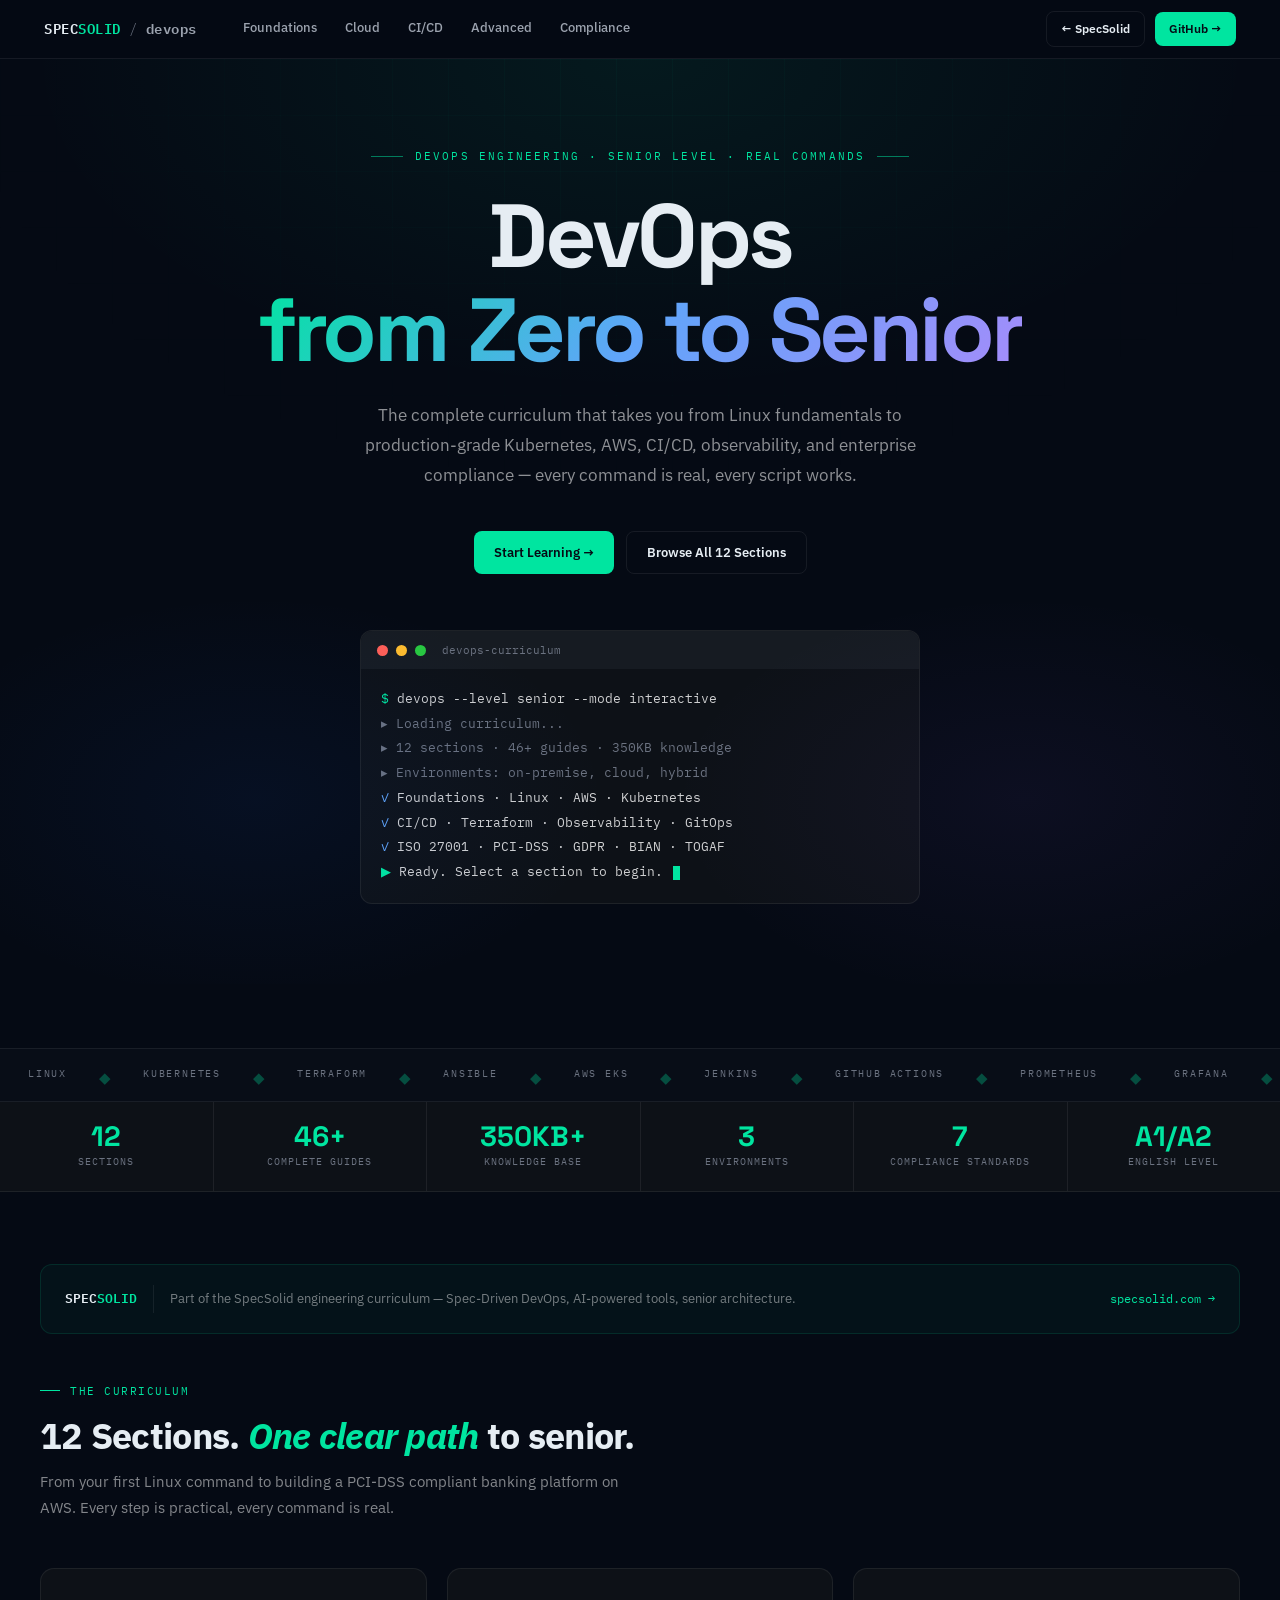
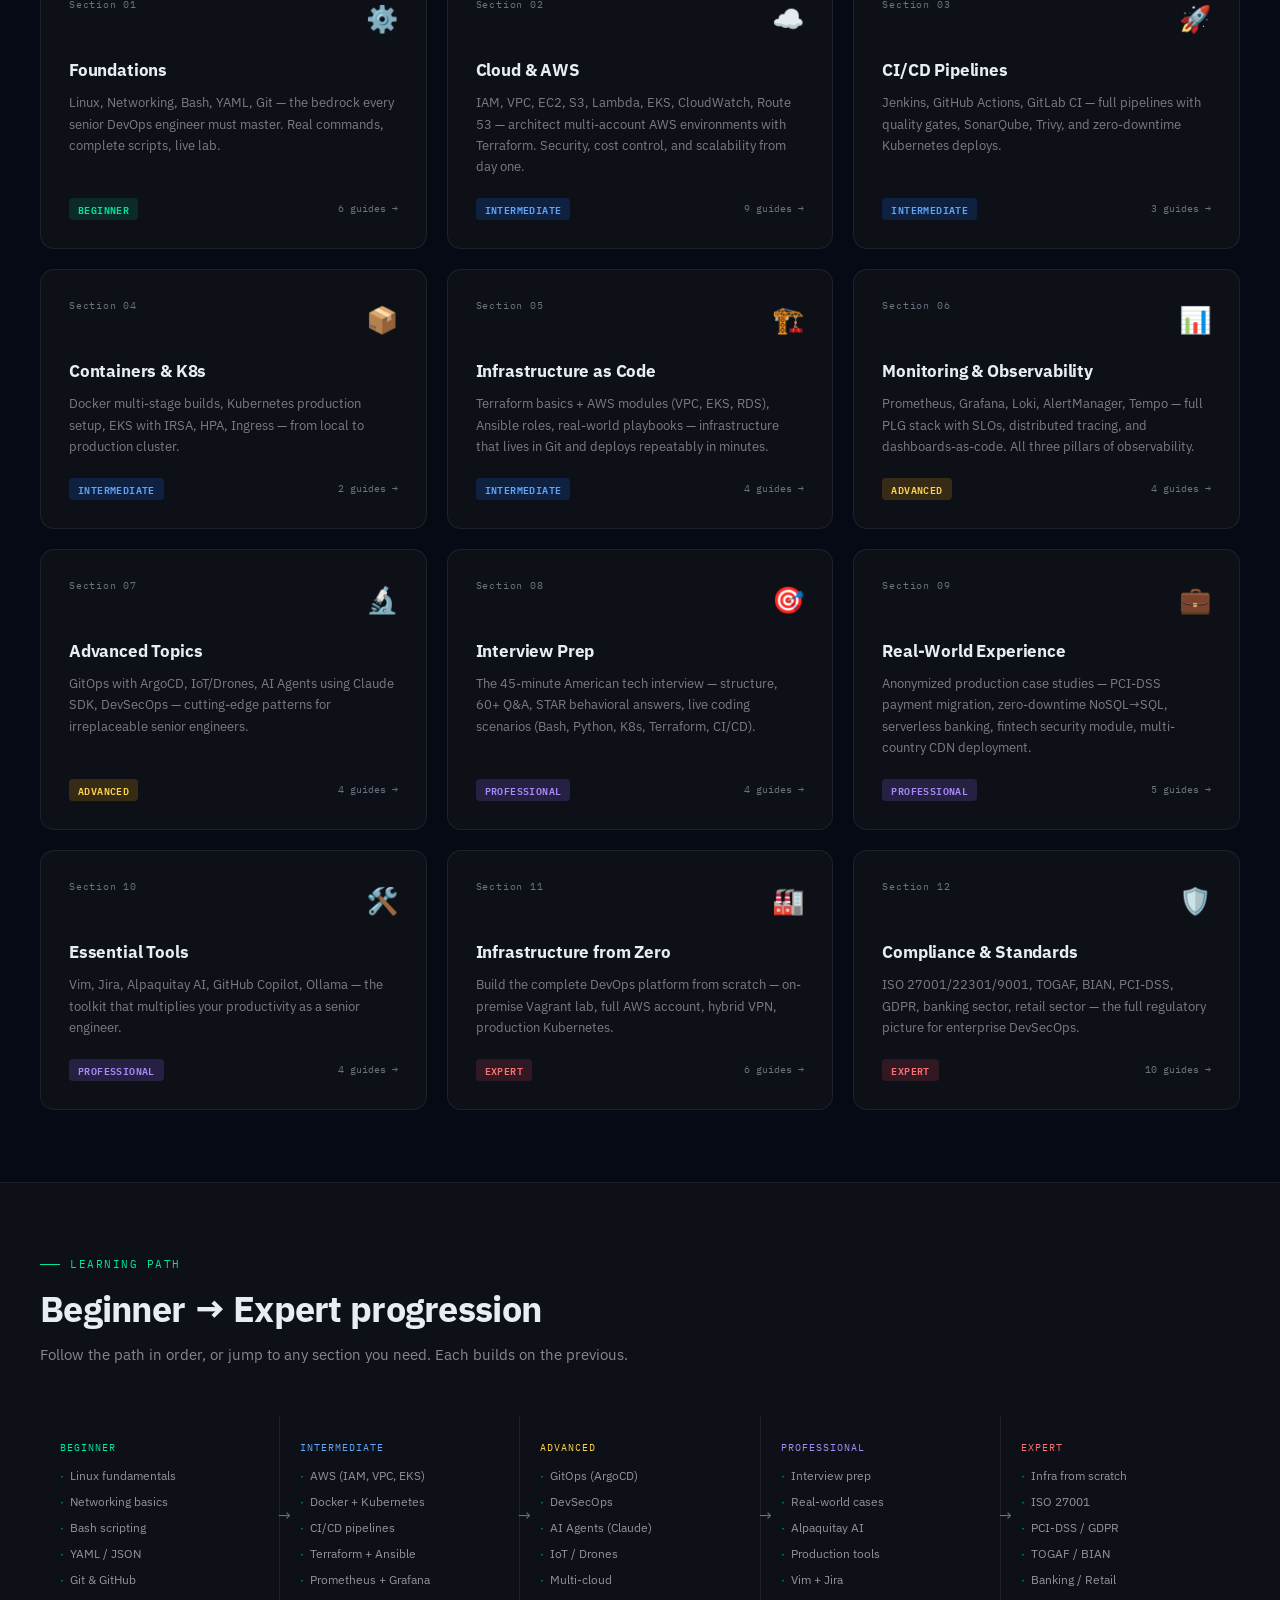
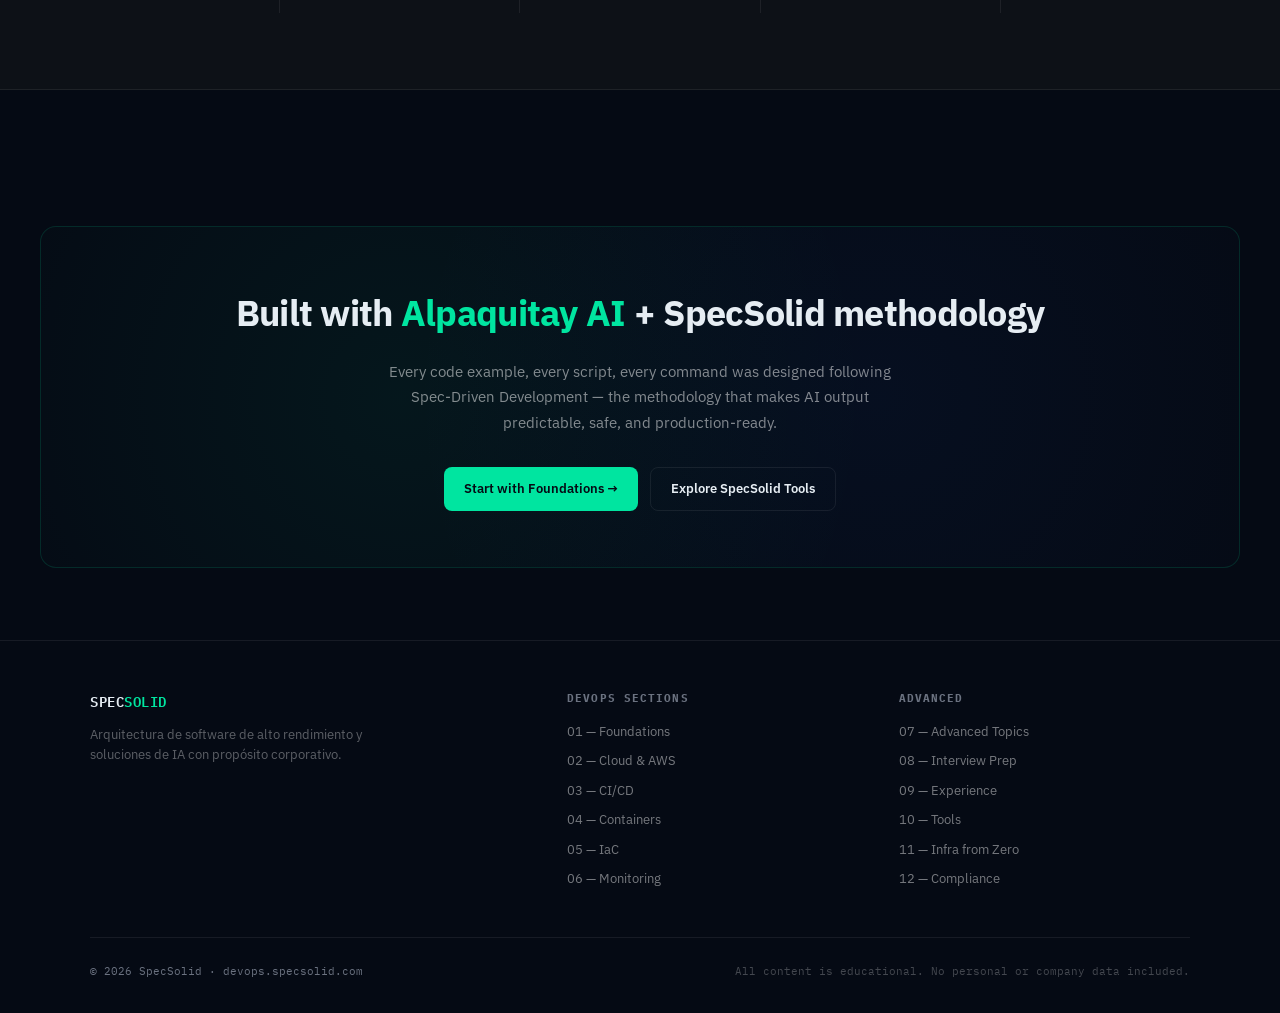
<file: index.html>
<!DOCTYPE html>
<html lang="en">
<head>
<meta charset="UTF-8">
<meta name="viewport" content="width=device-width, initial-scale=1.0">

<link rel="icon" href="/favicon.ico" sizes="any">
<link rel="shortcut icon" href="/favicon.ico">
<link rel="icon" type="image/svg+xml" href="/icons/favicon.svg">
<link rel="icon" type="image/png" sizes="16x16" href="/icons/favicon-16x16.png">
<link rel="icon" type="image/png" sizes="32x32" href="/icons/favicon-32x32.png">
<link rel="icon" type="image/png" sizes="48x48" href="/icons/favicon-48x48.png">
<link rel="icon" type="image/png" sizes="96x96" href="/icons/favicon-96x96.png">
<link rel="apple-touch-icon" sizes="180x180" href="/icons/apple-touch-icon.png">
<link rel="manifest" href="/icons/site.webmanifest">
<link rel="canonical" href="https://devops.specsolid.com/">
<title>DevOps Engineering — From Zero to Senior · SpecSolid</title>
<meta name="description" content="Complete DevOps curriculum: Linux, AWS, Kubernetes, Terraform, CI/CD, Observability, Compliance. 12 sections, 41+ guides, real commands. Built by SpecSolid.">
<meta name="author" content="SpecSolid">
<meta name="theme-color" content="#050a14">

<link rel="preconnect" href="https://fonts.googleapis.com">
<link href="https://fonts.googleapis.com/css2?family=IBM+Plex+Mono:wght@300;400;600&family=IBM+Plex+Sans:wght@300;400;600;700;800&family=Space+Grotesk:wght@700&display=swap" rel="stylesheet">
<style>
:root{
  --ink:#050a14;--paper:#f4f1eb;
  --signal:#00e5a0;--signal-dim:#00a872;
  --accent:#ff4b6e;--blue:#1a5fe4;--warn:#f59e0b;
  --muted:#6b7280;--muted-lt:#9ca3af;--text:#e6edf3;
  --s1:#0d1117;--s2:#161b22;--s3:#21262d;--s4:#30363d;
  --border:rgba(255,255,255,.07);
  --radius:8px;
  --mono:'IBM Plex Mono',monospace;
  --sans:'IBM Plex Sans',sans-serif;
}
*,*::before,*::after{box-sizing:border-box;margin:0;padding:0}
html{scroll-behavior:smooth}
body{font-family:var(--sans);background:var(--ink);color:var(--text);min-height:100vh;font-size:15px;line-height:1.65;-webkit-font-smoothing:antialiased}
a{color:var(--signal);text-decoration:none}
a:hover{text-decoration:underline}
::-webkit-scrollbar{width:5px}
::-webkit-scrollbar-track{background:var(--s1)}
::-webkit-scrollbar-thumb{background:var(--s4);border-radius:3px}

/* NAV */
header{position:sticky;top:0;z-index:100;background:rgba(5,10,20,.92);backdrop-filter:blur(12px);border-bottom:1px solid var(--border)}
.nav-inner{max-width:1240px;margin:0 auto;padding:0 24px;height:58px;display:flex;align-items:center;gap:0}
.brand{font-family:var(--mono);font-size:14px;font-weight:600;color:var(--text);letter-spacing:.04em;margin-right:32px;white-space:nowrap;text-decoration:none}
.brand span{color:var(--signal)}
.brand .sep{color:var(--muted);margin:0 8px;font-weight:300}
.brand .sub{color:var(--muted-lt)}
.nav-links{display:flex;gap:0;flex:1}
.nav-link{color:var(--muted-lt);font-size:13px;padding:0 14px;height:58px;white-space:nowrap;transition:color .15s;border-bottom:2px solid transparent;font-weight:500;text-decoration:none;display:flex;align-items:center}
.nav-link:hover{color:#fff;text-decoration:none}
.nav-link.active{color:var(--signal);border-bottom-color:var(--signal)}
.nav-cta{margin-left:auto;display:flex;align-items:center;gap:10px}
.btn{display:inline-flex;align-items:center;gap:6px;padding:10px 20px;border-radius:var(--radius);font-size:13px;font-weight:600;cursor:pointer;border:none;transition:transform .12s,box-shadow .12s;font-family:var(--sans);text-decoration:none;white-space:nowrap}
.btn:hover{transform:translateY(-1px);box-shadow:0 4px 16px rgba(0,0,0,.3);text-decoration:none}
.btn-p{background:var(--signal);color:var(--ink)}
.btn-o{background:transparent;color:var(--text);border:1.5px solid var(--border)}
.btn-o:hover{border-color:var(--signal);color:var(--signal)}
.btn-sm{padding:7px 14px;font-size:12px}
.hamburger{display:none;background:none;border:none;color:var(--text);font-size:18px;cursor:pointer;padding:6px}
.mobile-menu{display:none;position:fixed;top:58px;left:0;right:0;background:var(--s1);border-bottom:1px solid var(--border);padding:16px 24px;flex-direction:column;gap:4px;z-index:99}
.mobile-menu.open{display:flex}
.mobile-link{color:var(--muted-lt);font-size:14px;padding:10px 0;border-bottom:1px solid var(--border);text-decoration:none;transition:color .15s}
.mobile-link:hover{color:var(--signal);text-decoration:none}

/* HERO */
.hero-wrap{position:relative;overflow:hidden;padding:88px 24px 80px;text-align:center}
.hero-wrap::before{content:'';position:absolute;inset:0;background:
  radial-gradient(ellipse 80% 60% at 50% 0%,rgba(0,229,160,.07) 0%,transparent 60%),
  radial-gradient(ellipse 50% 40% at 20% 80%,rgba(26,95,228,.07) 0%,transparent 55%),
  radial-gradient(ellipse 50% 40% at 80% 80%,rgba(139,92,246,.06) 0%,transparent 55%);
  pointer-events:none}
.hero-grid-bg{position:absolute;inset:0;background-image:linear-gradient(rgba(0,229,160,.03) 1px,transparent 1px),linear-gradient(90deg,rgba(0,229,160,.03) 1px,transparent 1px);background-size:56px 56px;pointer-events:none;mask-image:radial-gradient(ellipse 80% 70% at 50% 0%,black 0%,transparent 70%)}
.eyebrow{font-family:var(--mono);font-size:11px;color:var(--signal);letter-spacing:.2em;text-transform:uppercase;margin-bottom:24px;display:flex;align-items:center;justify-content:center;gap:12px}
.eyebrow::before,.eyebrow::after{content:'';display:inline-block;width:32px;height:1px;background:var(--signal);opacity:.5}
.hero-title{font-family:'Space Grotesk',var(--sans);font-size:clamp(2.8rem,7vw,6rem);font-weight:700;letter-spacing:-.04em;line-height:1.05;margin-bottom:24px;position:relative}
.hero-title .grad{background:linear-gradient(130deg,var(--signal) 0%,#60a5fa 50%,#a78bfa 100%);-webkit-background-clip:text;-webkit-text-fill-color:transparent;background-clip:text}
.hero-sub{font-size:17px;color:rgba(255,255,255,.55);max-width:580px;margin:0 auto 40px;line-height:1.75}
.hero-ctas{display:flex;gap:12px;justify-content:center;flex-wrap:wrap;margin-bottom:56px}

/* TERMINAL BLOCK */
.terminal{background:var(--s1);border:1px solid var(--border);border-radius:12px;max-width:560px;margin:0 auto;text-align:left;overflow:hidden}
.terminal-bar{background:var(--s2);padding:10px 16px;display:flex;align-items:center;gap:8px}
.t-dot{width:11px;height:11px;border-radius:50%}
.t-dot.r{background:#ff5f57}
.t-dot.y{background:#febc2e}
.t-dot.g{background:#28c840}
.terminal-body{padding:18px 20px;font-family:var(--mono);font-size:13px;line-height:1.9}
.tc-g{color:var(--signal)}
.tc-b{color:#60a5fa}
.tc-y{color:#fcd34d}
.tc-m{color:var(--muted)}
.tc-w{color:rgba(255,255,255,.8)}
.t-cursor{display:inline-block;width:7px;height:14px;background:var(--signal);vertical-align:middle;margin-left:2px;animation:blink .9s step-end infinite}
@keyframes blink{0%,100%{opacity:1}50%{opacity:0}}

/* MARQUEE */
.marquee-strip{overflow:hidden;border-top:1px solid var(--border);border-bottom:1px solid var(--border);padding:11px 0;background:rgba(255,255,255,.01);margin-top:64px}
.marquee-track{display:inline-flex;white-space:nowrap;animation:mrun 32s linear infinite}
.marquee-track:hover{animation-play-state:paused}
@keyframes mrun{from{transform:translateX(0)}to{transform:translateX(-50%)}}
.marquee-item{font-family:var(--mono);font-size:10px;text-transform:uppercase;letter-spacing:.18em;color:var(--muted);padding:0 28px}
.marquee-dot{color:rgba(0,229,160,.3);padding:0 4px}

/* STATS BAR */
.stats-bar{display:flex;gap:0;border-bottom:1px solid var(--border);background:var(--s1)}
.stat-item{flex:1;padding:20px 24px;border-right:1px solid var(--border);text-align:center}
.stat-item:last-child{border-right:none}
.stat-num{font-family:'Space Grotesk',var(--mono);font-size:28px;font-weight:700;color:var(--signal);line-height:1}
.stat-lbl{font-family:var(--mono);font-size:10px;color:var(--muted);text-transform:uppercase;letter-spacing:.1em;margin-top:4px}

/* SECTIONS */
section{padding:72px 24px}
.inner{max-width:1200px;margin:0 auto}
.section-label{font-family:var(--mono);font-size:11px;color:var(--signal);letter-spacing:.14em;text-transform:uppercase;margin-bottom:14px;display:flex;align-items:center;gap:10px}
.section-label::before{content:'';display:inline-block;width:20px;height:1px;background:var(--signal)}
.section-h2{font-size:clamp(22px,3.5vw,36px);font-weight:800;letter-spacing:-.02em;line-height:1.2;margin-bottom:12px}
.section-sub{font-size:15px;color:rgba(255,255,255,.5);max-width:600px;line-height:1.7;margin-bottom:48px}

/* CARDS GRID */
.cards-grid{display:grid;grid-template-columns:repeat(auto-fill,minmax(320px,1fr));gap:20px}
.card{background:var(--s1);border:1px solid var(--border);border-radius:14px;padding:28px;transition:transform .2s,border-color .2s,box-shadow .2s;position:relative;overflow:hidden;display:flex;flex-direction:column;text-decoration:none;color:var(--text)}
.card::before{content:'';position:absolute;top:0;left:0;right:0;height:2px;opacity:0;transition:opacity .2s;background:var(--signal)}
.card:hover{transform:translateY(-4px);border-color:rgba(0,229,160,.25);box-shadow:0 12px 40px rgba(0,0,0,.4);text-decoration:none;color:var(--text)}
.card:hover::before{opacity:1}
.card-head{display:flex;align-items:flex-start;justify-content:space-between;margin-bottom:16px}
.card-num{font-family:var(--mono);font-size:10px;color:var(--muted);letter-spacing:.08em}
.card-icon{font-size:26px}
.card h3{font-size:17px;font-weight:700;margin-bottom:8px;letter-spacing:-.01em}
.card p{font-size:13px;color:rgba(255,255,255,.45);line-height:1.65;margin-bottom:20px;flex:1}
.card-footer{display:flex;align-items:center;justify-content:space-between;margin-top:auto}
.card-files{font-family:var(--mono);font-size:10px;color:var(--muted)}
.tag{display:inline-block;font-family:var(--mono);font-size:10px;padding:3px 9px;border-radius:4px;font-weight:600;text-transform:uppercase;letter-spacing:.04em}
.tag-g{background:rgba(0,229,160,.12);color:var(--signal)}
.tag-b{background:rgba(26,95,228,.2);color:#60a5fa}
.tag-w{background:rgba(245,158,11,.18);color:#fcd34d}
.tag-r{background:rgba(255,75,110,.15);color:#ff7070}
.tag-v{background:rgba(139,92,246,.2);color:#a78bfa}

/* LEARNING PATH */
.path-section{background:var(--s1);border-top:1px solid var(--border);border-bottom:1px solid var(--border)}
.path-track{display:flex;align-items:stretch;gap:0;margin-top:48px;overflow-x:auto;padding-bottom:4px}
.path-step{flex:1;min-width:160px;padding:24px 20px;position:relative;border-right:1px solid var(--border)}
.path-step:last-child{border-right:none}
.path-step::after{content:'→';position:absolute;right:-12px;top:50%;transform:translateY(-50%);color:var(--muted);font-size:16px;z-index:1}
.path-step:last-child::after{display:none}
.path-level{font-family:var(--mono);font-size:10px;text-transform:uppercase;letter-spacing:.1em;margin-bottom:10px}
.path-step:nth-child(1) .path-level{color:var(--signal)}
.path-step:nth-child(2) .path-level{color:#60a5fa}
.path-step:nth-child(3) .path-level{color:#fcd34d}
.path-step:nth-child(4) .path-level{color:#a78bfa}
.path-step:nth-child(5) .path-level{color:#ff7070}
.path-topics{display:flex;flex-direction:column;gap:6px}
.path-topic{font-size:12px;color:rgba(255,255,255,.55);display:flex;align-items:center;gap:6px}
.path-topic::before{content:'·';color:var(--signal-dim);flex-shrink:0}

/* CALLOUT */
.callout{background:var(--ink);border:1px solid rgba(0,229,160,.15);border-radius:16px;padding:56px 48px;text-align:center;position:relative;overflow:hidden;margin-top:64px}
.callout::before{content:'';position:absolute;inset:0;background:radial-gradient(circle at 30% 50%,rgba(0,229,160,.06),transparent 55%),radial-gradient(circle at 70% 50%,rgba(26,95,228,.06),transparent 55%);pointer-events:none}
.callout h2{font-size:clamp(22px,3vw,36px);font-weight:800;letter-spacing:-.02em;margin-bottom:16px;position:relative}
.callout p{font-size:15px;color:rgba(255,255,255,.5);max-width:520px;margin:0 auto 32px;line-height:1.7;position:relative}
.callout .ctas{display:flex;gap:12px;justify-content:center;flex-wrap:wrap;position:relative}

/* SPECSOLID BRIDGE */
.bridge{display:flex;align-items:center;gap:16px;background:rgba(0,229,160,.04);border:1px solid rgba(0,229,160,.12);border-radius:12px;padding:20px 24px;margin-bottom:48px;text-decoration:none;transition:border-color .2s,background .2s}
.bridge:hover{border-color:rgba(0,229,160,.3);background:rgba(0,229,160,.07);text-decoration:none}
.bridge-logo{font-family:var(--mono);font-size:13px;font-weight:600;color:var(--text);white-space:nowrap}
.bridge-logo span{color:var(--signal)}
.bridge-sep{width:1px;height:28px;background:var(--border)}
.bridge-text{font-size:13px;color:rgba(255,255,255,.45)}
.bridge-arrow{margin-left:auto;color:var(--signal);font-family:var(--mono);font-size:12px;white-space:nowrap}

/* FOOTER */
footer{background:var(--ink);border-top:1px solid var(--border);padding:48px 24px 32px}
.footer-inner{max-width:1100px;margin:0 auto}
.footer-top{display:grid;grid-template-columns:1.5fr 1fr 1fr;gap:40px;margin-bottom:40px}
.footer-top h4{font-family:var(--mono);font-size:11px;text-transform:uppercase;letter-spacing:.1em;color:var(--muted);margin-bottom:14px}
.footer-link{display:block;font-size:13px;color:rgba(255,255,255,.45);margin-bottom:8px;transition:color .15s;text-decoration:none}
.footer-link:hover{color:var(--signal);text-decoration:none}
.footer-bottom{border-top:1px solid var(--border);padding-top:24px;display:flex;align-items:center;justify-content:space-between;flex-wrap:wrap;gap:12px}
.footer-copy{font-family:var(--mono);font-size:11px;color:var(--muted)}

/* RESPONSIVE */
@media(max-width:960px){
  .stats-bar{flex-wrap:wrap}
  .stat-item{min-width:50%;border-bottom:1px solid var(--border)}
  .footer-top{grid-template-columns:1fr 1fr}
  .path-track{flex-wrap:nowrap}
}
@media(max-width:720px){
  .nav-links{display:none}
  .hamburger{display:block}
  .footer-top{grid-template-columns:1fr}
  .footer-bottom{flex-direction:column;align-items:flex-start}
  .callout{padding:36px 24px}
  .stats-bar{flex-direction:column}
  .stat-item{border-right:none}
  .bridge{flex-wrap:wrap}
}
</style>
<link rel="stylesheet" href="https://www.specsolid.com/shared/specsolid-search.css">
</head>
<body>

<header>
  <div class="nav-inner">
    <a href="https://www.specsolid.com/" class="brand">SPEC<span>SOLID</span><span class="sep">/</span><span class="sub">devops</span></a>
    <nav class="nav-links">
      <a href="#foundations" class="nav-link">Foundations</a>
      <a href="#cloud" class="nav-link">Cloud</a>
      <a href="#cicd" class="nav-link">CI/CD</a>
      <a href="#advanced" class="nav-link">Advanced</a>
      <a href="#compliance" class="nav-link">Compliance</a>
    </nav>
    <div class="nav-cta">
      <a href="https://www.specsolid.com/" class="btn btn-o btn-sm">← SpecSolid</a>
      <a href="https://github.com/sergioide007" target="_blank" class="btn btn-p btn-sm">GitHub →</a>
    </div>
    <button class="hamburger" onclick="document.getElementById('mm').classList.toggle('open')" aria-label="Menu">☰</button>
  </div>
  <div class="mobile-menu" id="mm">
    <a href="#foundations" class="mobile-link" onclick="document.getElementById('mm').classList.remove('open')">Foundations</a>
    <a href="#cloud" class="mobile-link" onclick="document.getElementById('mm').classList.remove('open')">Cloud</a>
    <a href="#cicd" class="mobile-link" onclick="document.getElementById('mm').classList.remove('open')">CI/CD</a>
    <a href="#advanced" class="mobile-link" onclick="document.getElementById('mm').classList.remove('open')">Advanced</a>
    <a href="#compliance" class="mobile-link" onclick="document.getElementById('mm').classList.remove('open')">Compliance</a>
    <a href="https://www.specsolid.com/" class="mobile-link">← SpecSolid</a>
  </div>
</header>

<!-- HERO -->
<div class="hero-wrap">
  <div class="hero-grid-bg"></div>

  <div class="eyebrow">DevOps Engineering · Senior Level · Real Commands</div>

  <h1 class="hero-title">
    DevOps<br>
    <span class="grad" id="roulette">from Zero to Senior</span>
  </h1>
  <p class="hero-sub">
    The complete curriculum that takes you from Linux fundamentals to
    production-grade Kubernetes, AWS, CI/CD, observability, and
    enterprise compliance — every command is real, every script works.
  </p>
  <div class="hero-ctas">
    <a href="foundations/" class="btn btn-p">Start Learning →</a>
    <a href="#sections" class="btn btn-o">Browse All 12 Sections</a>
  </div>

  <!-- Terminal -->
  <div class="terminal">
    <div class="terminal-bar">
      <div class="t-dot r"></div>
      <div class="t-dot y"></div>
      <div class="t-dot g"></div>
      <span style="font-family:var(--mono);font-size:11px;color:var(--muted);margin-left:8px">devops-curriculum</span>
    </div>
    <div class="terminal-body" id="termBody">
      <span class="tc-g">$</span> <span class="tc-w">devops --level senior --mode interactive</span><br>
      <span class="tc-m">▸ Loading curriculum...</span><br>
      <span class="tc-m">▸ 12 sections · 46+ guides · 350KB knowledge</span><br>
      <span class="tc-m">▸ Environments: on-premise, cloud, hybrid</span><br>
      <span class="tc-b">✓</span> <span class="tc-w">Foundations · Linux · AWS · Kubernetes</span><br>
      <span class="tc-b">✓</span> <span class="tc-w">CI/CD · Terraform · Observability · GitOps</span><br>
      <span class="tc-b">✓</span> <span class="tc-w">ISO 27001 · PCI-DSS · GDPR · BIAN · TOGAF</span><br>
      <span class="tc-g">▶</span> <span class="tc-w">Ready. Select a section to begin.</span> <span class="t-cursor"></span>
    </div>
  </div>
</div>

<!-- MARQUEE -->
<div class="marquee-strip">
  <div class="marquee-track">
    <span class="marquee-item">Linux</span><span class="marquee-dot">◆</span>
    <span class="marquee-item">Kubernetes</span><span class="marquee-dot">◆</span>
    <span class="marquee-item">Terraform</span><span class="marquee-dot">◆</span>
    <span class="marquee-item">Ansible</span><span class="marquee-dot">◆</span>
    <span class="marquee-item">AWS EKS</span><span class="marquee-dot">◆</span>
    <span class="marquee-item">Jenkins</span><span class="marquee-dot">◆</span>
    <span class="marquee-item">GitHub Actions</span><span class="marquee-dot">◆</span>
    <span class="marquee-item">Prometheus</span><span class="marquee-dot">◆</span>
    <span class="marquee-item">Grafana</span><span class="marquee-dot">◆</span>
    <span class="marquee-item">ISO 27001</span><span class="marquee-dot">◆</span>
    <span class="marquee-item">PCI-DSS</span><span class="marquee-dot">◆</span>
    <span class="marquee-item">GDPR</span><span class="marquee-dot">◆</span>
    <span class="marquee-item">BIAN</span><span class="marquee-dot">◆</span>
    <span class="marquee-item">TOGAF</span><span class="marquee-dot">◆</span>
    <span class="marquee-item">ArgoCD</span><span class="marquee-dot">◆</span>
    <span class="marquee-item">DevSecOps</span><span class="marquee-dot">◆</span>
    <span class="marquee-item">Linux</span><span class="marquee-dot">◆</span>
    <span class="marquee-item">Kubernetes</span><span class="marquee-dot">◆</span>
    <span class="marquee-item">Terraform</span><span class="marquee-dot">◆</span>
    <span class="marquee-item">Ansible</span><span class="marquee-dot">◆</span>
    <span class="marquee-item">AWS EKS</span><span class="marquee-dot">◆</span>
    <span class="marquee-item">Jenkins</span><span class="marquee-dot">◆</span>
    <span class="marquee-item">GitHub Actions</span><span class="marquee-dot">◆</span>
    <span class="marquee-item">Prometheus</span><span class="marquee-dot">◆</span>
    <span class="marquee-item">Grafana</span><span class="marquee-dot">◆</span>
    <span class="marquee-item">ISO 27001</span><span class="marquee-dot">◆</span>
    <span class="marquee-item">PCI-DSS</span><span class="marquee-dot">◆</span>
    <span class="marquee-item">GDPR</span><span class="marquee-dot">◆</span>
    <span class="marquee-item">BIAN</span><span class="marquee-dot">◆</span>
    <span class="marquee-item">ArgoCD</span><span class="marquee-dot">◆</span>
    <span class="marquee-item">DevSecOps</span><span class="marquee-dot">◆</span>
    <span class="marquee-item">TOGAF</span><span class="marquee-dot">◆</span>
  </div>
</div>

<!-- STATS -->
<div class="stats-bar">
  <div class="stat-item">
    <div class="stat-num">12</div>
    <div class="stat-lbl">Sections</div>
  </div>
  <div class="stat-item">
    <div class="stat-num">46+</div>
    <div class="stat-lbl">Complete Guides</div>
  </div>
  <div class="stat-item">
    <div class="stat-num">350KB+</div>
    <div class="stat-lbl">Knowledge Base</div>
  </div>
  <div class="stat-item">
    <div class="stat-num">3</div>
    <div class="stat-lbl">Environments</div>
  </div>
  <div class="stat-item">
    <div class="stat-num">7</div>
    <div class="stat-lbl">Compliance Standards</div>
  </div>
  <div class="stat-item">
    <div class="stat-num">A1/A2</div>
    <div class="stat-lbl">English Level</div>
  </div>
</div>

<!-- SECTIONS -->
<section id="sections">
  <div class="inner">

    <a href="https://www.specsolid.com/" class="bridge">
      <div class="bridge-logo">SPEC<span>SOLID</span></div>
      <div class="bridge-sep"></div>
      <div class="bridge-text">Part of the SpecSolid engineering curriculum — Spec-Driven DevOps, AI-powered tools, senior architecture.</div>
      <div class="bridge-arrow">specsolid.com →</div>
    </a>

    <div class="section-label">The Curriculum</div>
    <h2 class="section-h2">12 Sections. <em style="color:var(--signal)">One clear path</em> to senior.</h2>
    <p class="section-sub">From your first Linux command to building a PCI-DSS compliant banking platform on AWS. Every step is practical, every command is real.</p>

    <div class="cards-grid" id="cardsGrid"></div>
  </div>
</section>

<!-- LEARNING PATH -->
<section class="path-section" id="learning-path">
  <div class="inner">
    <div class="section-label">Learning Path</div>
    <h2 class="section-h2">Beginner → Expert progression</h2>
    <p class="section-sub">Follow the path in order, or jump to any section you need. Each builds on the previous.</p>

    <div class="path-track">
      <div class="path-step">
        <div class="path-level">Beginner</div>
        <div class="path-topics">
          <div class="path-topic">Linux fundamentals</div>
          <div class="path-topic">Networking basics</div>
          <div class="path-topic">Bash scripting</div>
          <div class="path-topic">YAML / JSON</div>
          <div class="path-topic">Git & GitHub</div>
        </div>
      </div>
      <div class="path-step">
        <div class="path-level">Intermediate</div>
        <div class="path-topics">
          <div class="path-topic">AWS (IAM, VPC, EKS)</div>
          <div class="path-topic">Docker + Kubernetes</div>
          <div class="path-topic">CI/CD pipelines</div>
          <div class="path-topic">Terraform + Ansible</div>
          <div class="path-topic">Prometheus + Grafana</div>
        </div>
      </div>
      <div class="path-step">
        <div class="path-level">Advanced</div>
        <div class="path-topics">
          <div class="path-topic">GitOps (ArgoCD)</div>
          <div class="path-topic">DevSecOps</div>
          <div class="path-topic">AI Agents (Claude)</div>
          <div class="path-topic">IoT / Drones</div>
          <div class="path-topic">Multi-cloud</div>
        </div>
      </div>
      <div class="path-step">
        <div class="path-level">Professional</div>
        <div class="path-topics">
          <div class="path-topic">Interview prep</div>
          <div class="path-topic">Real-world cases</div>
          <div class="path-topic">Alpaquitay AI</div>
          <div class="path-topic">Production tools</div>
          <div class="path-topic">Vim + Jira</div>
        </div>
      </div>
      <div class="path-step">
        <div class="path-level">Expert</div>
        <div class="path-topics">
          <div class="path-topic">Infra from scratch</div>
          <div class="path-topic">ISO 27001</div>
          <div class="path-topic">PCI-DSS / GDPR</div>
          <div class="path-topic">TOGAF / BIAN</div>
          <div class="path-topic">Banking / Retail</div>
        </div>
      </div>
    </div>
  </div>
</section>

<!-- CALLOUT -->
<section id="cta">
  <div class="inner">
    <div class="callout">
      <h2>Built with <span style="color:var(--signal)">Alpaquitay AI</span> + SpecSolid methodology</h2>
      <p>Every code example, every script, every command was designed following Spec-Driven Development — the methodology that makes AI output predictable, safe, and production-ready.</p>
      <div class="ctas">
        <a href="foundations/" class="btn btn-p">Start with Foundations →</a>
        <a href="https://www.specsolid.com/tools/" class="btn btn-o">Explore SpecSolid Tools</a>
      </div>
    </div>
  </div>
</section>

<footer>
  <div class="footer-inner">
    <div class="footer-top">
      <div>
        <a href="https://www.specsolid.com/" class="brand" style="display:inline-block;margin-bottom:12px">SPEC<span>SOLID</span></a>
        <p style="font-size:12.5px;color:rgba(255,255,255,.35);line-height:1.65;max-width:280px">
          Arquitectura de software de alto rendimiento y soluciones de IA con propósito corporativo.
        </p>
      </div>
      <div>
        <h4>DevOps Sections</h4>
        <a href="foundations/" class="footer-link">01 — Foundations</a>
        <a href="cloud/" class="footer-link">02 — Cloud & AWS</a>
        <a href="cicd/" class="footer-link">03 — CI/CD</a>
        <a href="containers/" class="footer-link">04 — Containers</a>
        <a href="iac/" class="footer-link">05 — IaC</a>
        <a href="monitoring/" class="footer-link">06 — Monitoring</a>
      </div>
      <div>
        <h4>Advanced</h4>
        <a href="advanced/" class="footer-link">07 — Advanced Topics</a>
        <a href="interview/" class="footer-link">08 — Interview Prep</a>
        <a href="experience/" class="footer-link">09 — Experience</a>
        <a href="tools/" class="footer-link">10 — Tools</a>
        <a href="infra-zero/" class="footer-link">11 — Infra from Zero</a>
        <a href="compliance/" class="footer-link">12 — Compliance</a>
      </div>
    </div>
    <div class="footer-bottom">
      <div class="footer-copy">© 2026 SpecSolid · devops.specsolid.com</div>
      <div class="footer-copy" style="color:rgba(255,255,255,.25)">All content is educational. No personal or company data included.</div>
    </div>
  </div>
</footer>

<script>
const SECTIONS = [
  { num:'01', slug:'foundations', title:'Foundations', desc:'Linux, Networking, Bash, YAML, Git — the bedrock every senior DevOps engineer must master. Real commands, complete scripts, live lab.', diff:'Beginner', tag:'tag-g', icon:'⚙️', files:6, topics:['Linux','Networking','Bash','YAML','Git'] },
  { num:'02', slug:'cloud', title:'Cloud & AWS', desc:'IAM, VPC, EC2, S3, Lambda, EKS, CloudWatch, Route 53 — architect multi-account AWS environments with Terraform. Security, cost control, and scalability from day one.', diff:'Intermediate', tag:'tag-b', icon:'☁️', files:9, topics:['IAM','VPC','EC2','S3','Lambda','EKS','CloudWatch','Route 53'] },
  { num:'03', slug:'cicd', title:'CI/CD Pipelines', desc:'Jenkins, GitHub Actions, GitLab CI — full pipelines with quality gates, SonarQube, Trivy, and zero-downtime Kubernetes deploys.', diff:'Intermediate', tag:'tag-b', icon:'🚀', files:3, topics:['Jenkins','GitHub Actions','GitLab CI','Nexus','SonarQube'] },
  { num:'04', slug:'containers', title:'Containers & K8s', desc:'Docker multi-stage builds, Kubernetes production setup, EKS with IRSA, HPA, Ingress — from local to production cluster.', diff:'Intermediate', tag:'tag-b', icon:'📦', files:2, topics:['Docker','Kubernetes','EKS','Helm','IRSA'] },
  { num:'05', slug:'iac', title:'Infrastructure as Code', desc:'Terraform basics + AWS modules (VPC, EKS, RDS), Ansible roles, real-world playbooks — infrastructure that lives in Git and deploys repeatably in minutes.', diff:'Intermediate', tag:'tag-b', icon:'🏗️', files:4, topics:['Terraform','Terraform AWS','Ansible Basics','Ansible Playbooks'] },
  { num:'06', slug:'monitoring', title:'Monitoring & Observability', desc:'Prometheus, Grafana, Loki, AlertManager, Tempo — full PLG stack with SLOs, distributed tracing, and dashboards-as-code. All three pillars of observability.', diff:'Advanced', tag:'tag-w', icon:'📊', files:4, topics:['Prometheus','Grafana','Loki','AlertManager','Tempo','SLOs'] },
  { num:'07', slug:'advanced', title:'Advanced Topics', desc:'GitOps with ArgoCD, IoT/Drones, AI Agents using Claude SDK, DevSecOps — cutting-edge patterns for irreplaceable senior engineers.', diff:'Advanced', tag:'tag-w', icon:'🔬', files:4, topics:['ArgoCD','Drones/IoT','Claude AI','DevSecOps','Alpaquitay'] },
  { num:'08', slug:'interview', title:'Interview Prep', desc:'The 45-minute American tech interview — structure, 60+ Q&A, STAR behavioral answers, live coding scenarios (Bash, Python, K8s, Terraform, CI/CD).', diff:'Professional', tag:'tag-v', icon:'🎯', files:4, topics:['Interview Structure','Technical Q&A','STAR Behavioral','Live Coding'] },
  { num:'09', slug:'experience', title:'Real-World Experience', desc:'Anonymized production case studies — PCI-DSS payment migration, zero-downtime NoSQL→SQL, serverless banking, fintech security module, multi-country CDN deployment.', diff:'Professional', tag:'tag-v', icon:'💼', files:5, topics:['PCI-DSS migration','Zero-downtime migration','Serverless banking','Security module','Multi-country CDN'] },
  { num:'10', slug:'tools', title:'Essential Tools', desc:'Vim, Jira, Alpaquitay AI, GitHub Copilot, Ollama — the toolkit that multiplies your productivity as a senior engineer.', diff:'Professional', tag:'tag-v', icon:'🛠️', files:4, topics:['Vim','Jira API','Alpaquitay AI','Ollama','Copilot'] },
  { num:'11', slug:'infra-zero', title:'Infrastructure from Zero', desc:'Build the complete DevOps platform from scratch — on-premise Vagrant lab, full AWS account, hybrid VPN, production Kubernetes.', diff:'Expert', tag:'tag-r', icon:'🏭', files:6, topics:['Vagrant Lab','AWS Bootstrap','Hybrid VPN','K8s Production','Full Observability'] },
  { num:'12', slug:'compliance', title:'Compliance & Standards', desc:'ISO 27001/22301/9001, TOGAF, BIAN, PCI-DSS, GDPR, banking sector, retail sector — the full regulatory picture for enterprise DevSecOps.', diff:'Expert', tag:'tag-r', icon:'🛡️', files:10, topics:['ISO 27001','PCI-DSS','GDPR','BIAN','TOGAF','Banking','Retail'] },
];

document.getElementById('cardsGrid').innerHTML = SECTIONS.map(s => `
  <a href="${s.slug}/" class="card" id="${s.slug}">
    <div class="card-head">
      <span class="card-num">Section ${s.num}</span>
      <span class="card-icon">${s.icon}</span>
    </div>
    <h3>${s.title}</h3>
    <p>${s.desc}</p>
    <div class="card-footer">
      <span class="tag ${s.tag}">${s.diff}</span>
      <span class="card-files">${s.files} guides →</span>
    </div>
  </a>`).join('');

/* Roulette */
const WORDS = ['from Zero to Senior', 'on AWS & Kubernetes', 'with CI/CD & GitOps', 'for Banking & Fintech', 'with AI Assistance', 'for Production Scale'];
let idx = 0;
const el = document.getElementById('roulette');
function cycle() {
  el.style.transition = 'opacity .3s,transform .3s';
  el.style.opacity = '0';
  el.style.transform = 'translateY(-20px)';
  setTimeout(() => {
    idx = (idx + 1) % WORDS.length;
    el.textContent = WORDS[idx];
    el.style.transition = 'none';
    el.style.transform = 'translateY(20px)';
    el.getBoundingClientRect();
    el.style.transition = 'opacity .4s,transform .4s';
    el.style.opacity = '1';
    el.style.transform = 'translateY(0)';
  }, 320);
}
setInterval(cycle, 3000);
</script>
<script>
window.SpecSearch = {
  site: 'devops',
  lang: 'en',
  topics: ['Kubernetes','Docker','Terraform','CI/CD','Linux Bash','AWS Cloud','GCP','Monitoring Prometheus','ISO 27001','DevOps Interview','Security','Microservices'],
};
</script>
<script src="https://www.specsolid.com/shared/specsolid-search.js" defer></script>
</body>
</html>
</file>
